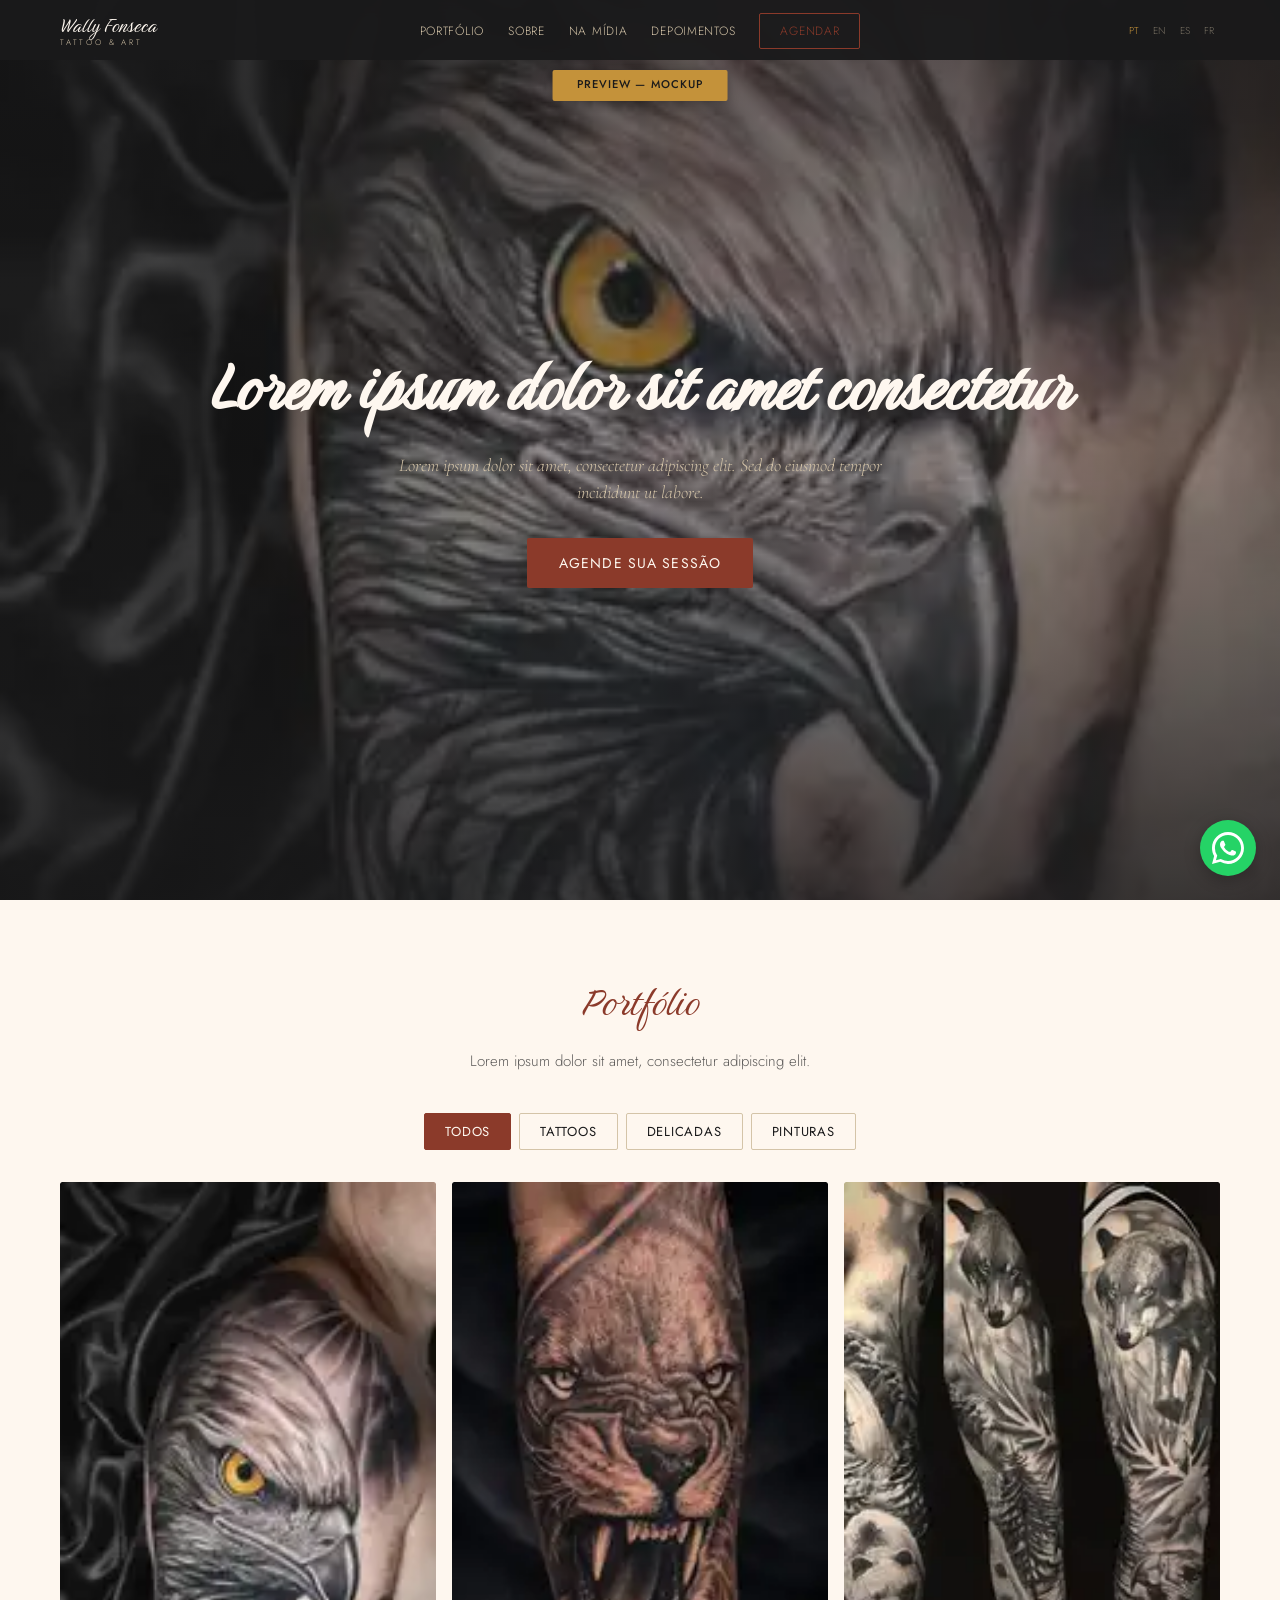
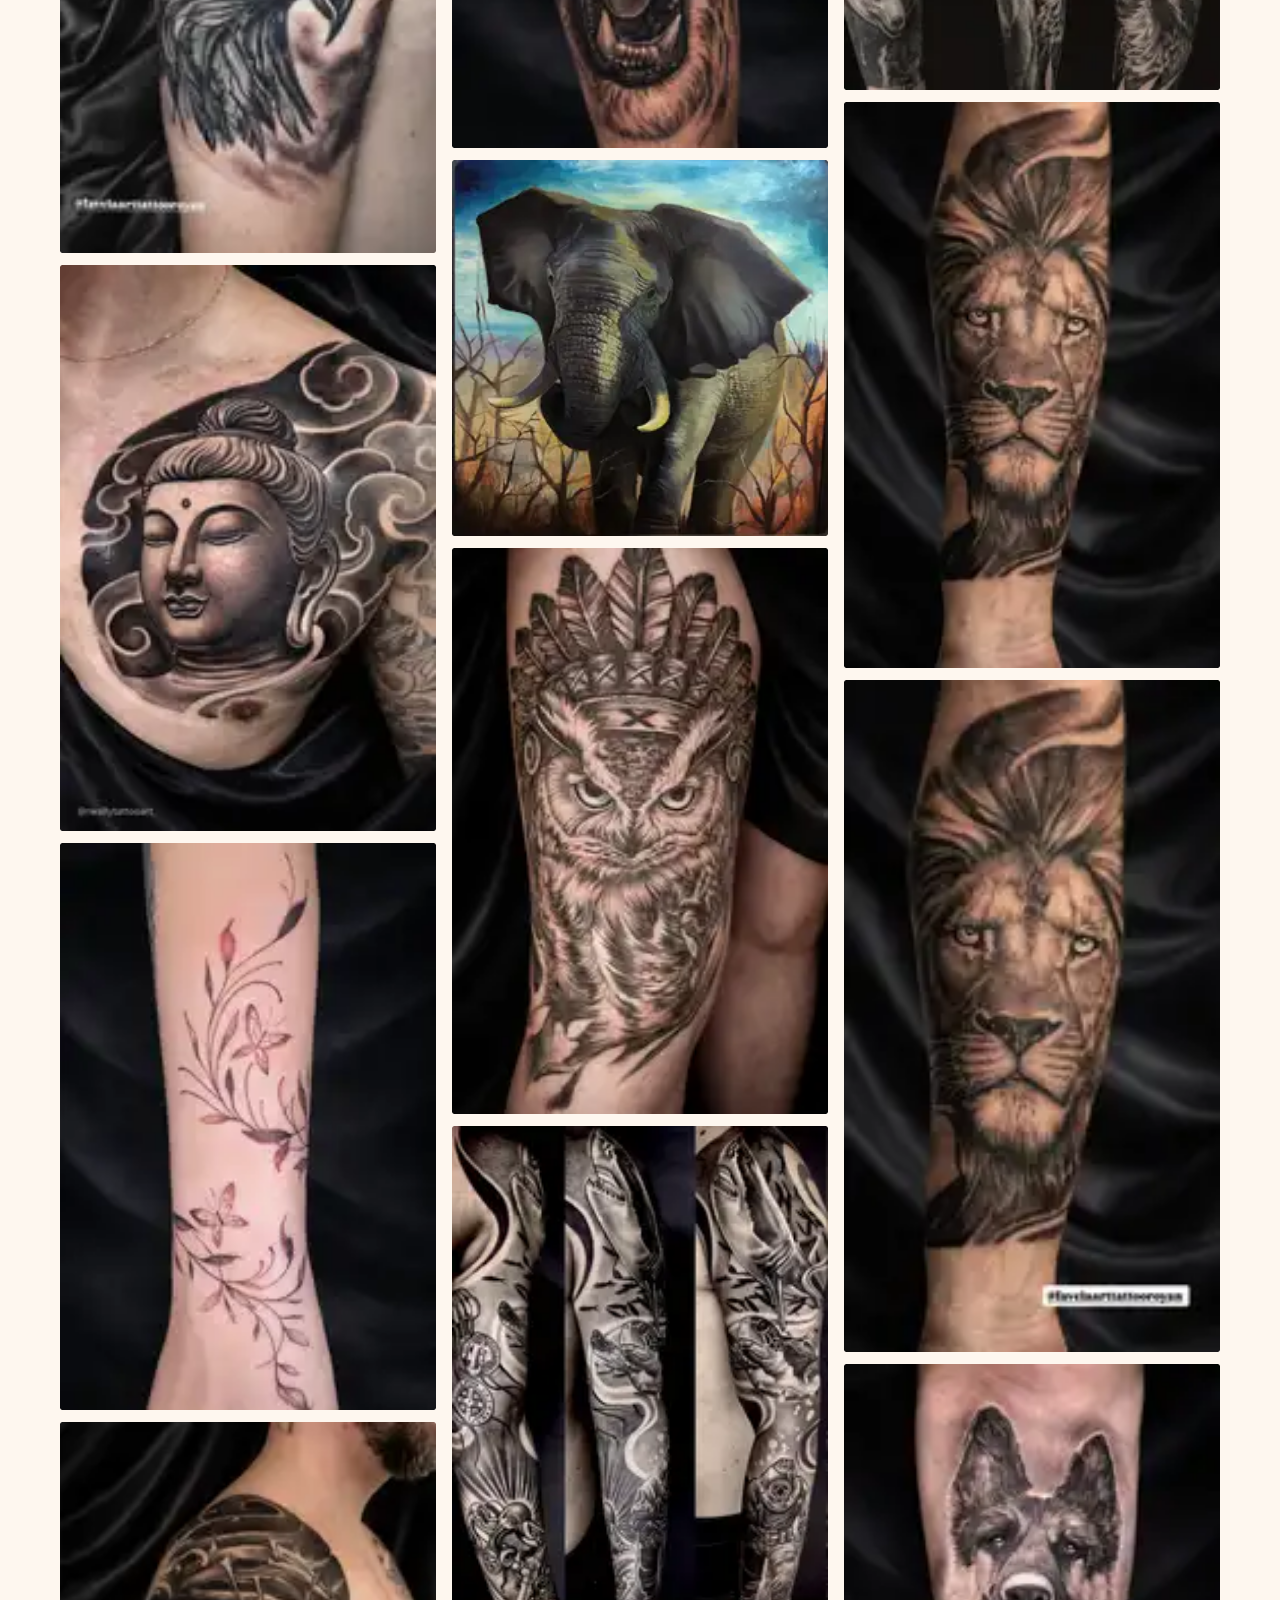
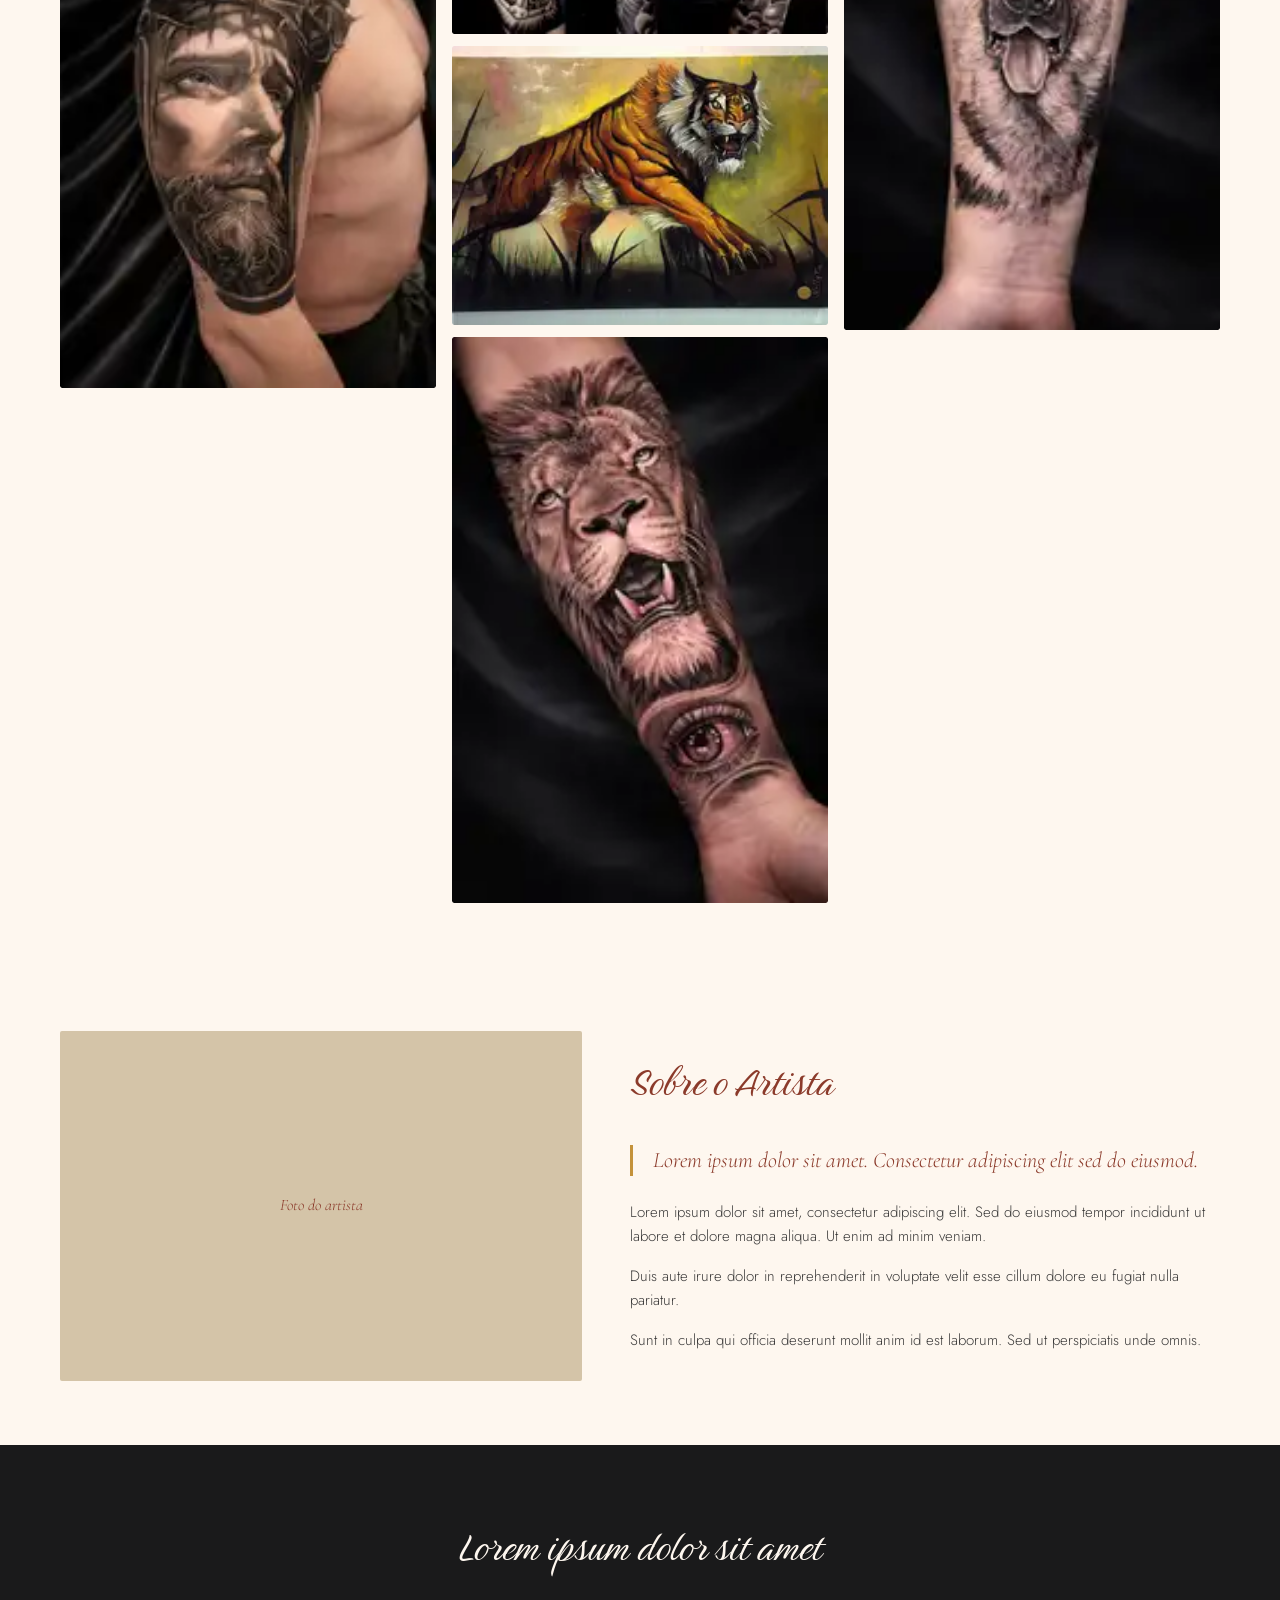
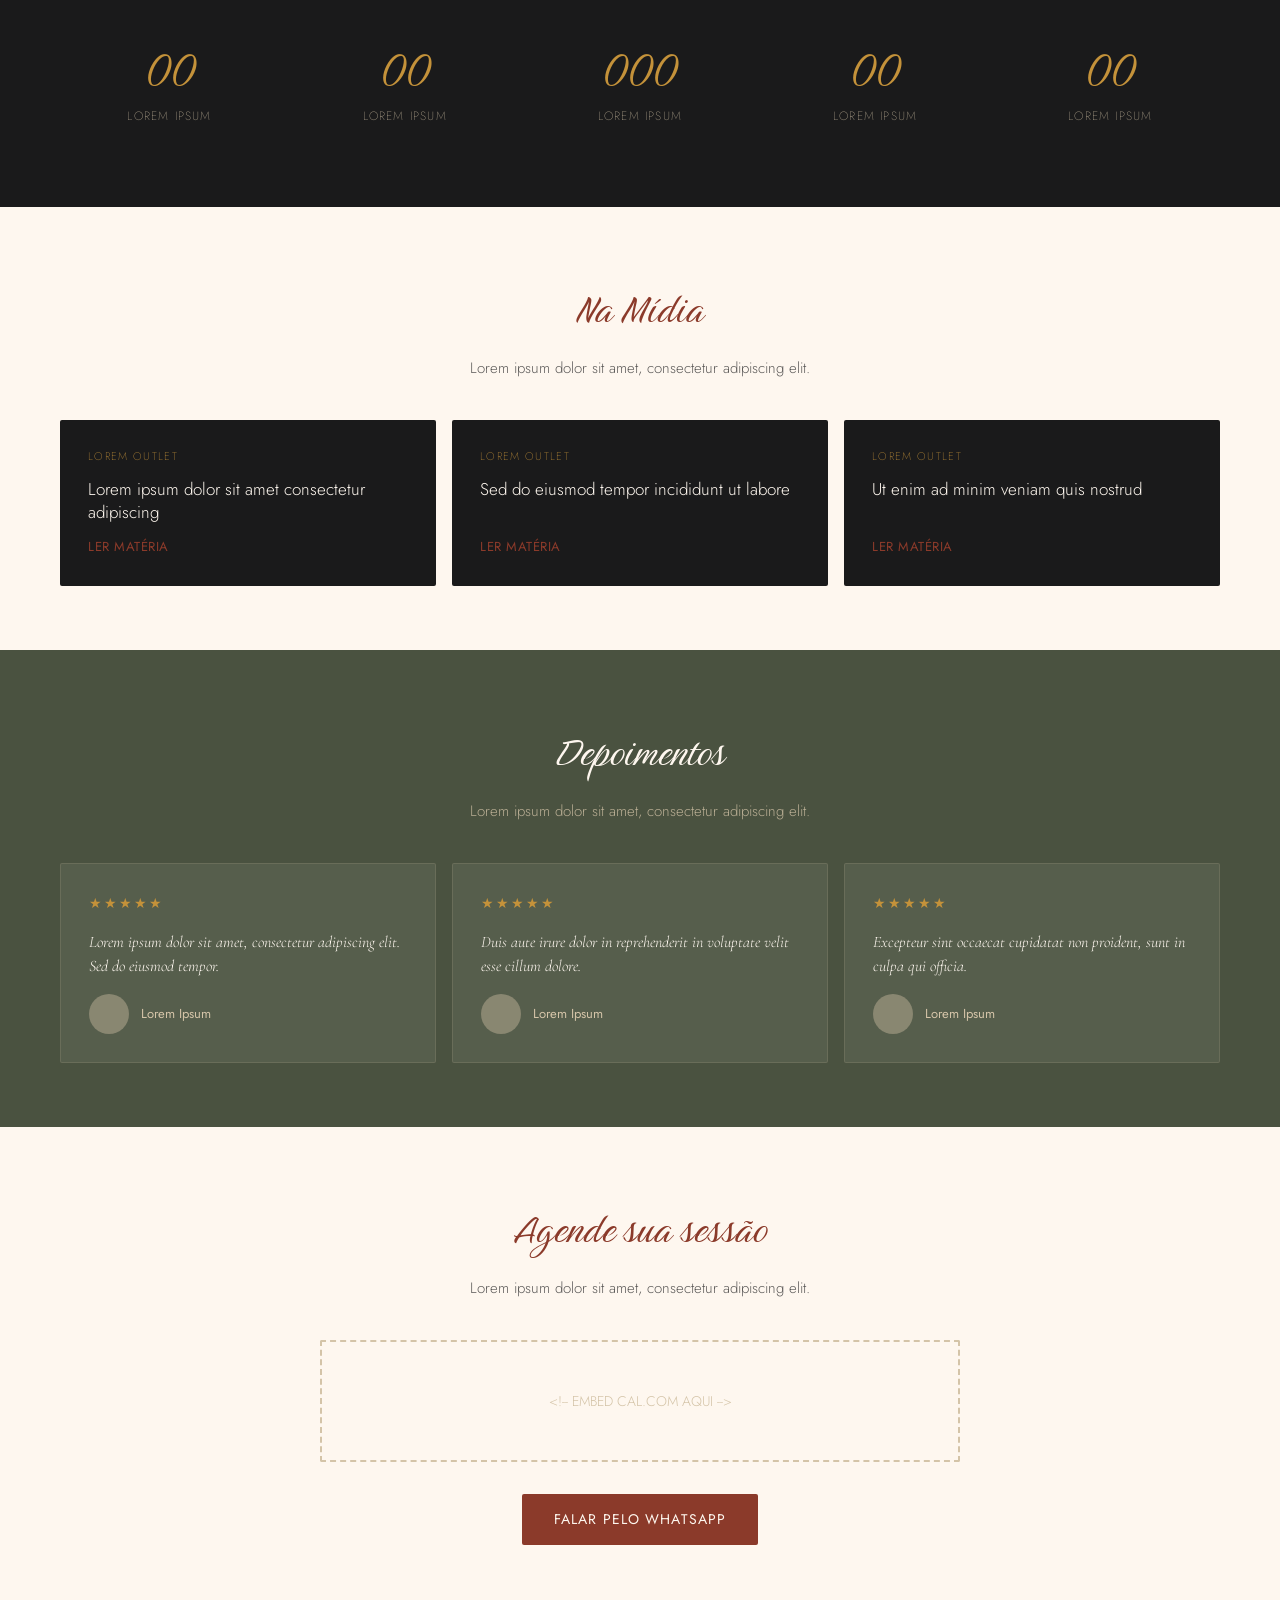
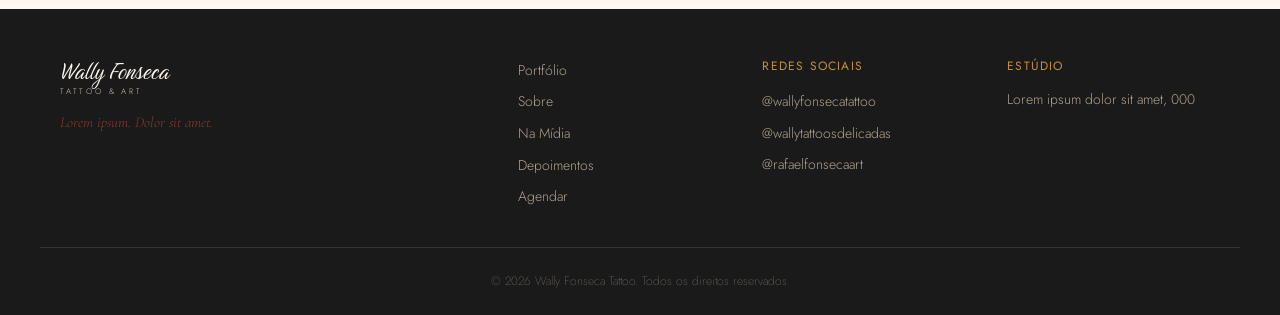
<file: preview.html>
<!DOCTYPE html>
<html lang="pt-BR">
<head>
<meta charset="UTF-8">
<meta name="viewport" content="width=device-width, initial-scale=1.0">
<title>Wally Fonseca Tattoo — Preview</title>
<link rel="preconnect" href="https://fonts.googleapis.com">
<link rel="preconnect" href="https://fonts.gstatic.com" crossorigin>
<link rel="stylesheet" href="https://fonts.googleapis.com/css2?family=Cormorant+Garamond:ital,wght@0,400;0,500;1,400;1,500&family=Jost:wght@200;300;400;500;600&family=Birthstone&display=swap">
<style>
*,*::before,*::after{margin:0;padding:0;box-sizing:border-box}
:root{
  --color-creme:#FEF7EF;--color-ferrugem:#8B3A2A;--color-bege:#D4C4A8;
  --color-musgo:#4A5240;--color-ouro:#C4923A;--color-obsidiana:#1A1A1B;
  --font-display:'Birthstone',cursive;--font-body:'Jost',sans-serif;
  --font-editorial:'Cormorant Garamond',serif;
  --transition:0.3s ease;
}
html{scroll-behavior:smooth}
body{font-family:var(--font-body);font-weight:300;font-size:1rem;line-height:1.6;color:var(--color-obsidiana);background:var(--color-creme);overflow-x:hidden;-webkit-font-smoothing:antialiased}
img{max-width:100%;height:auto;display:block}
a{color:inherit;text-decoration:none}
ul{list-style:none}
button{font-family:inherit;cursor:pointer;border:none;background:none}
address{font-style:normal}
.container{width:100%;max-width:1200px;margin-inline:auto;padding-inline:1.25rem}
.section{padding-block:4rem}
.section__header{text-align:center;margin-bottom:2.5rem}
.section__title{font-family:var(--font-display);font-weight:400;font-size:2.25rem;color:var(--color-ferrugem);margin-bottom:.5rem}
.section__title--light{color:var(--color-creme)}
.section__subtitle{font-family:var(--font-body);font-weight:300;font-size:.9375rem;color:var(--color-obsidiana);opacity:.7;max-width:36rem;margin-inline:auto}
.btn{display:inline-block;padding:.875rem 2rem;font-family:var(--font-body);font-weight:400;font-size:.875rem;letter-spacing:.08em;text-transform:uppercase;border-radius:2px;transition:background-color var(--transition)}
.btn--primary{background:var(--color-ferrugem);color:var(--color-creme)}
.btn--primary:hover{background:var(--color-ouro)}

/* HEADER */
.header{position:fixed;top:0;left:0;width:100%;z-index:1000;background:rgba(26,26,27,.95);backdrop-filter:blur(8px);-webkit-backdrop-filter:blur(8px)}
.nav{display:flex;align-items:center;justify-content:space-between;height:3.75rem;gap:1rem}
.nav__logo{display:flex;flex-direction:column;line-height:1}
.nav__logo-name{font-family:var(--font-display);font-size:1.5rem;color:var(--color-creme)}
.nav__logo-sub{font-family:var(--font-body);font-size:.5rem;font-weight:300;letter-spacing:.35em;color:var(--color-bege);text-transform:uppercase}
.nav__menu{display:flex;gap:1.5rem;align-items:center}
.nav__menu a{font-size:.75rem;letter-spacing:.06em;color:var(--color-bege);text-transform:uppercase;transition:color var(--transition)}
.nav__menu a:hover{color:var(--color-ouro)}
.nav__cta{padding:.5rem 1.25rem !important;border:1px solid var(--color-ferrugem) !important;color:var(--color-ferrugem) !important;border-radius:2px}
.nav__cta:hover{background:var(--color-ferrugem) !important;color:var(--color-creme) !important}
.lang-selector{display:flex;gap:.125rem}
.lang-selector__btn{font-size:.625rem;font-weight:300;color:var(--color-bege);opacity:.5;padding:.25rem .375rem}
.lang-selector__btn.active{opacity:1;color:var(--color-ouro)}

/* HERO */
.hero{position:relative;min-height:100vh;display:flex;align-items:center;justify-content:center;background:var(--color-obsidiana) url('[data-uri]') no-repeat center center;background-size:cover}
.hero__overlay{position:absolute;inset:0;background:linear-gradient(180deg,rgba(26,26,27,.7) 0%,rgba(26,26,27,.4) 50%,rgba(26,26,27,.8) 100%)}
.hero__content{position:relative;z-index:1;text-align:center;padding-block:6rem 4rem}
.hero__headline{font-family:var(--font-display);font-size:3.5rem;line-height:1.1;color:var(--color-creme);margin-bottom:1.25rem}
.hero__subheadline{font-family:var(--font-editorial);font-style:italic;font-size:1.125rem;line-height:1.5;color:var(--color-bege);max-width:32rem;margin-inline:auto;margin-bottom:2rem}

/* PORTFOLIO */
.portfolio{background:var(--color-creme)}
.portfolio__filters{display:flex;justify-content:center;flex-wrap:wrap;gap:.5rem;margin-bottom:2rem}
.portfolio__pill{font-size:.8125rem;letter-spacing:.06em;text-transform:uppercase;padding:.5rem 1.25rem;border:1px solid var(--color-bege);border-radius:2px;color:var(--color-obsidiana);transition:all var(--transition)}
.portfolio__pill:hover,.portfolio__pill.active{background:var(--color-ferrugem);border-color:var(--color-ferrugem);color:var(--color-creme)}
.portfolio__grid{columns:2;column-gap:.75rem}
.portfolio__item{break-inside:avoid;margin-bottom:.75rem;border-radius:2px;overflow:hidden;cursor:pointer}
.portfolio__item.hidden{display:none}
.portfolio__img-wrapper{overflow:hidden;background:var(--color-bege);border-radius:2px}
.portfolio__img{width:100%;transition:transform .6s ease}
.portfolio__item:hover .portfolio__img{transform:scale(1.03)}

/* ABOUT */
.about__grid{display:flex;gap:3rem;align-items:center}
.about__image{flex:0 0 45%}
.about__img-wrapper{overflow:hidden;border-radius:2px;background:var(--color-bege);min-height:350px;display:flex;align-items:center;justify-content:center;color:var(--color-ferrugem);font-family:var(--font-editorial);font-style:italic;font-size:1rem}
.about__text .section__title{text-align:left}
.about__highlight{font-family:var(--font-editorial);font-style:italic;font-size:1.375rem;line-height:1.4;color:var(--color-ferrugem);border-left:3px solid var(--color-ouro);padding-left:1.25rem;margin-block:1.5rem}
.about__bio p{font-size:.9375rem;opacity:.85;margin-bottom:1rem}

/* NUMBERS */
.numbers{background:var(--color-obsidiana);text-align:center}
.numbers .section__title{margin-bottom:2.5rem}
.numbers__grid{display:grid;grid-template-columns:repeat(5,1fr);gap:1rem}
.numbers__item{padding:1rem}
.numbers__value{display:block;font-family:var(--font-display);font-size:3.5rem;color:var(--color-ouro);line-height:1;margin-bottom:.25rem}
.numbers__label{font-weight:200;font-size:.75rem;letter-spacing:.1em;text-transform:uppercase;color:var(--color-bege);opacity:.8}

/* MEDIA */
.media__scroll{display:flex;gap:1rem}
.media__card{flex:1;background:var(--color-obsidiana);border-radius:2px;padding:1.75rem;display:flex;flex-direction:column;gap:.75rem}
.media__outlet{font-weight:200;font-size:.6875rem;letter-spacing:.12em;text-transform:uppercase;color:var(--color-ouro)}
.media__title{font-weight:300;font-size:1.0625rem;line-height:1.4;color:var(--color-creme)}
.media__link{font-weight:400;font-size:.8125rem;color:var(--color-ferrugem);letter-spacing:.04em;text-transform:uppercase;margin-top:auto}
.media__link:hover{color:var(--color-ouro)}

/* TESTIMONIALS */
.testimonials{background:var(--color-musgo)}
.testimonials .section__title{color:var(--color-creme)}
.testimonials .section__subtitle{color:var(--color-bege);opacity:.8}
.testimonials__carousel{display:flex;gap:1rem}
.testimonials__card{flex:1;background:rgba(254,247,239,.07);border:1px solid rgba(212,196,168,.15);border-radius:2px;padding:1.75rem;display:flex;flex-direction:column;gap:1rem}
.testimonials__stars{color:var(--color-ouro);font-size:.875rem;letter-spacing:.15em}
.testimonials__text{font-family:var(--font-editorial);font-style:italic;font-size:1rem;line-height:1.5;color:var(--color-creme)}
.testimonials__author{display:flex;align-items:center;gap:.75rem;margin-top:auto}
.testimonials__avatar{width:40px;height:40px;border-radius:50%;background:var(--color-bege);opacity:.4}
.testimonials__name{font-weight:400;font-size:.8125rem;color:var(--color-bege)}

/* BOOKING */
.booking{background:var(--color-creme);text-align:center}
.booking__content{max-width:40rem;margin-inline:auto}
.booking__cal-placeholder{border:2px dashed var(--color-bege);border-radius:2px;padding:3rem 1rem;margin-bottom:2rem;color:var(--color-bege);font-size:.875rem}

/* FOOTER */
.footer{background:var(--color-obsidiana);padding-block:3rem 1.5rem}
.footer__grid{display:grid;grid-template-columns:2fr 1fr 1fr 1fr;gap:2rem;margin-bottom:2rem}
.footer__logo-name{font-family:var(--font-display);font-size:1.75rem;color:var(--color-creme);line-height:1;display:block}
.footer__logo-sub{font-size:.5rem;font-weight:300;letter-spacing:.35em;text-transform:uppercase;color:var(--color-bege);display:block;margin-bottom:.75rem}
.footer__tagline{font-family:var(--font-editorial);font-style:italic;font-size:.9375rem;color:var(--color-ferrugem)}
.footer__heading{font-weight:400;font-size:.75rem;letter-spacing:.1em;text-transform:uppercase;color:var(--color-ouro);margin-bottom:.75rem}
.footer__nav a,.footer__social a,.footer__address address{font-weight:300;font-size:.875rem;color:var(--color-bege);opacity:.8}
.footer__nav li,.footer__social li{margin-bottom:.375rem}
.footer__nav a:hover,.footer__social a:hover{opacity:1;color:var(--color-creme)}
.footer__bottom{border-top:1px solid rgba(212,196,168,.15);padding-top:1.5rem;text-align:center}
.footer__bottom p{font-size:.75rem;font-weight:200;color:var(--color-bege);opacity:.5}

/* WHATSAPP */
.whatsapp-float{position:fixed;bottom:1.5rem;right:1.5rem;z-index:900;width:56px;height:56px;border-radius:50%;background:#25D366;color:#fff;display:flex;align-items:center;justify-content:center;box-shadow:0 4px 16px rgba(0,0,0,.25);transition:transform var(--transition)}
.whatsapp-float:hover{transform:scale(1.08)}
.whatsapp-float svg{width:32px;height:32px}

/* PREVIEW BADGE */
.preview-badge{position:fixed;top:70px;left:50%;transform:translateX(-50%);z-index:9999;background:var(--color-ouro);color:var(--color-obsidiana);font-family:var(--font-body);font-size:.7rem;font-weight:500;letter-spacing:.1em;text-transform:uppercase;padding:.4rem 1.5rem;border-radius:2px;box-shadow:0 2px 12px rgba(0,0,0,.3)}

@media(max-width:768px){
  .nav__menu{display:none}
  .hero__headline{font-size:2.5rem}
  .portfolio__grid{columns:2}
  .about__grid{flex-direction:column}
  .about__image{flex:unset}
  .numbers__grid{grid-template-columns:repeat(2,1fr)}
  .media__scroll,.testimonials__carousel{overflow-x:auto;scroll-snap-type:x mandatory;scrollbar-width:none}
  .media__scroll::-webkit-scrollbar,.testimonials__carousel::-webkit-scrollbar{display:none}
  .media__card,.testimonials__card{flex:0 0 85%;scroll-snap-align:start}
  .footer__grid{grid-template-columns:1fr}
}
@media(min-width:1024px){
  .hero__headline{font-size:5rem}
  .section__title{font-size:3rem}
  .portfolio__grid{columns:3;column-gap:1rem}
}
</style>
</head>
<body>

<div class="preview-badge">PREVIEW — MOCKUP</div>

<!-- HEADER -->
<header class="header">
  <nav class="nav container">
    <a href="#" class="nav__logo">
      <span class="nav__logo-name">Wally Fonseca</span>
      <span class="nav__logo-sub">TATTOO &amp; ART</span>
    </a>
    <ul class="nav__menu">
      <li><a href="#portfolio">Portfólio</a></li>
      <li><a href="#about">Sobre</a></li>
      <li><a href="#media">Na Mídia</a></li>
      <li><a href="#testimonials">Depoimentos</a></li>
      <li><a href="#booking" class="nav__cta">Agendar</a></li>
    </ul>
    <div class="lang-selector">
      <button class="lang-selector__btn active">PT</button>
      <button class="lang-selector__btn">EN</button>
      <button class="lang-selector__btn">ES</button>
      <button class="lang-selector__btn">FR</button>
    </div>
  </nav>
</header>

<!-- HERO -->
<section class="hero" id="hero">
  <div class="hero__overlay"></div>
  <div class="hero__content container">
    <h1 class="hero__headline">Lorem ipsum dolor sit amet consectetur</h1>
    <p class="hero__subheadline">Lorem ipsum dolor sit amet, consectetur adipiscing elit. Sed do eiusmod tempor incididunt ut labore.</p>
    <a href="#" class="btn btn--primary">Agende sua sessão</a>
  </div>
</section>

<!-- PORTFOLIO -->
<section class="portfolio section" id="portfolio">
  <div class="container">
    <header class="section__header">
      <h2 class="section__title">Portfólio</h2>
      <p class="section__subtitle">Lorem ipsum dolor sit amet, consectetur adipiscing elit.</p>
    </header>
    <div class="portfolio__filters">
      <button class="portfolio__pill active" onclick="filterPortfolio('all',this)">Todos</button>
      <button class="portfolio__pill" onclick="filterPortfolio('tattoos',this)">Tattoos</button>
      <button class="portfolio__pill" onclick="filterPortfolio('delicadas',this)">Delicadas</button>
      <button class="portfolio__pill" onclick="filterPortfolio('pinturas',this)">Pinturas</button>
    </div>
    <div class="portfolio__grid">
          <figure class="portfolio__item" data-category="tattoos">
            <div class="portfolio__img-wrapper">
              <img src="[data-uri]" alt="Águia realista" class="portfolio__img">
            </div>
          </figure>
          <figure class="portfolio__item" data-category="tattoos">
            <div class="portfolio__img-wrapper">
              <img src="[data-uri]" alt="Buda com nuvens" class="portfolio__img">
            </div>
          </figure>
          <figure class="portfolio__item" data-category="delicadas">
            <div class="portfolio__img-wrapper">
              <img src="[data-uri]" alt="Flores fineline" class="portfolio__img">
            </div>
          </figure>
          <figure class="portfolio__item" data-category="tattoos">
            <div class="portfolio__img-wrapper">
              <img src="[data-uri]" alt="Cristo" class="portfolio__img">
            </div>
          </figure>
          <figure class="portfolio__item" data-category="tattoos">
            <div class="portfolio__img-wrapper">
              <img src="[data-uri]" alt="Leão rugindo" class="portfolio__img">
            </div>
          </figure>
          <figure class="portfolio__item" data-category="pinturas">
            <div class="portfolio__img-wrapper">
              <img src="[data-uri]" alt="Pintura elefante" class="portfolio__img">
            </div>
          </figure>
          <figure class="portfolio__item" data-category="tattoos">
            <div class="portfolio__img-wrapper">
              <img src="[data-uri]" alt="Coruja cocar" class="portfolio__img">
            </div>
          </figure>
          <figure class="portfolio__item" data-category="tattoos">
            <div class="portfolio__img-wrapper">
              <img src="[data-uri]" alt="Sleeve marinho" class="portfolio__img">
            </div>
          </figure>
          <figure class="portfolio__item" data-category="pinturas">
            <div class="portfolio__img-wrapper">
              <img src="[data-uri]" alt="Pintura tigre" class="portfolio__img">
            </div>
          </figure>
          <figure class="portfolio__item" data-category="tattoos">
            <div class="portfolio__img-wrapper">
              <img src="[data-uri]" alt="Leão com olho" class="portfolio__img">
            </div>
          </figure>
          <figure class="portfolio__item" data-category="tattoos">
            <div class="portfolio__img-wrapper">
              <img src="[data-uri]" alt="Sleeve natureza" class="portfolio__img">
            </div>
          </figure>
          <figure class="portfolio__item" data-category="tattoos">
            <div class="portfolio__img-wrapper">
              <img src="[data-uri]" alt="Leão sereno" class="portfolio__img">
            </div>
          </figure>
          <figure class="portfolio__item" data-category="tattoos">
            <div class="portfolio__img-wrapper">
              <img src="[data-uri]" alt="Leão frontal" class="portfolio__img">
            </div>
          </figure>
          <figure class="portfolio__item" data-category="tattoos">
            <div class="portfolio__img-wrapper">
              <img src="[data-uri]" alt="Pastor alemão" class="portfolio__img">
            </div>
          </figure>
    </div>
  </div>
</section>

<!-- ABOUT -->
<section class="about section" id="about">
  <div class="container about__grid">
    <div class="about__image">
      <div class="about__img-wrapper">Foto do artista</div>
    </div>
    <div class="about__text">
      <h2 class="section__title">Sobre o Artista</h2>
      <blockquote class="about__highlight">Lorem ipsum dolor sit amet. Consectetur adipiscing elit sed do eiusmod.</blockquote>
      <div class="about__bio">
        <p>Lorem ipsum dolor sit amet, consectetur adipiscing elit. Sed do eiusmod tempor incididunt ut labore et dolore magna aliqua. Ut enim ad minim veniam.</p>
        <p>Duis aute irure dolor in reprehenderit in voluptate velit esse cillum dolore eu fugiat nulla pariatur.</p>
        <p>Sunt in culpa qui officia deserunt mollit anim id est laborum. Sed ut perspiciatis unde omnis.</p>
      </div>
    </div>
  </div>
</section>

<!-- NUMBERS -->
<section class="numbers section" id="numbers">
  <div class="container">
    <h2 class="section__title section__title--light">Lorem ipsum dolor sit amet</h2>
    <div class="numbers__grid">
      <div class="numbers__item"><span class="numbers__value">00</span><span class="numbers__label">lorem ipsum</span></div>
      <div class="numbers__item"><span class="numbers__value">00</span><span class="numbers__label">lorem ipsum</span></div>
      <div class="numbers__item"><span class="numbers__value">000</span><span class="numbers__label">lorem ipsum</span></div>
      <div class="numbers__item"><span class="numbers__value">00</span><span class="numbers__label">lorem ipsum</span></div>
      <div class="numbers__item"><span class="numbers__value">00</span><span class="numbers__label">lorem ipsum</span></div>
    </div>
  </div>
</section>

<!-- MEDIA -->
<section class="media section" id="media">
  <div class="container">
    <header class="section__header">
      <h2 class="section__title">Na Mídia</h2>
      <p class="section__subtitle">Lorem ipsum dolor sit amet, consectetur adipiscing elit.</p>
    </header>
    <div class="media__scroll">
      <article class="media__card"><span class="media__outlet">Lorem Outlet</span><h3 class="media__title">Lorem ipsum dolor sit amet consectetur adipiscing</h3><a href="#" class="media__link">Ler matéria</a></article>
      <article class="media__card"><span class="media__outlet">Lorem Outlet</span><h3 class="media__title">Sed do eiusmod tempor incididunt ut labore</h3><a href="#" class="media__link">Ler matéria</a></article>
      <article class="media__card"><span class="media__outlet">Lorem Outlet</span><h3 class="media__title">Ut enim ad minim veniam quis nostrud</h3><a href="#" class="media__link">Ler matéria</a></article>
    </div>
  </div>
</section>

<!-- TESTIMONIALS -->
<section class="testimonials section" id="testimonials">
  <div class="container">
    <header class="section__header">
      <h2 class="section__title">Depoimentos</h2>
      <p class="section__subtitle">Lorem ipsum dolor sit amet, consectetur adipiscing elit.</p>
    </header>
    <div class="testimonials__carousel">
      <article class="testimonials__card"><div class="testimonials__stars">★★★★★</div><p class="testimonials__text">Lorem ipsum dolor sit amet, consectetur adipiscing elit. Sed do eiusmod tempor.</p><footer class="testimonials__author"><div class="testimonials__avatar"></div><span class="testimonials__name">Lorem Ipsum</span></footer></article>
      <article class="testimonials__card"><div class="testimonials__stars">★★★★★</div><p class="testimonials__text">Duis aute irure dolor in reprehenderit in voluptate velit esse cillum dolore.</p><footer class="testimonials__author"><div class="testimonials__avatar"></div><span class="testimonials__name">Lorem Ipsum</span></footer></article>
      <article class="testimonials__card"><div class="testimonials__stars">★★★★★</div><p class="testimonials__text">Excepteur sint occaecat cupidatat non proident, sunt in culpa qui officia.</p><footer class="testimonials__author"><div class="testimonials__avatar"></div><span class="testimonials__name">Lorem Ipsum</span></footer></article>
    </div>
  </div>
</section>

<!-- BOOKING -->
<section class="booking section" id="booking">
  <div class="container">
    <header class="section__header">
      <h2 class="section__title">Agende sua sessão</h2>
      <p class="section__subtitle">Lorem ipsum dolor sit amet, consectetur adipiscing elit.</p>
    </header>
    <div class="booking__content">
      <div class="booking__cal-placeholder">&lt;!-- EMBED CAL.COM AQUI --&gt;</div>
      <a href="#" class="btn btn--primary">Falar pelo WhatsApp</a>
    </div>
  </div>
</section>

<!-- FOOTER -->
<footer class="footer">
  <div class="container footer__grid">
    <div class="footer__brand">
      <span class="footer__logo-name">Wally Fonseca</span>
      <span class="footer__logo-sub">TATTOO &amp; ART</span>
      <p class="footer__tagline">Lorem ipsum. Dolor sit amet.</p>
    </div>
    <nav class="footer__nav">
      <ul><li><a href="#">Portfólio</a></li><li><a href="#">Sobre</a></li><li><a href="#">Na Mídia</a></li><li><a href="#">Depoimentos</a></li><li><a href="#">Agendar</a></li></ul>
    </nav>
    <div class="footer__social">
      <h3 class="footer__heading">Redes Sociais</h3>
      <ul><li><a href="#">@wallyfonsecatattoo</a></li><li><a href="#">@wallytattoosdelicadas</a></li><li><a href="#">@rafaelfonsecaart</a></li></ul>
    </div>
    <div class="footer__address">
      <h3 class="footer__heading">Estúdio</h3>
      <address>Lorem ipsum dolor sit amet, 000</address>
    </div>
  </div>
  <div class="footer__bottom container"><p>&copy; 2026 Wally Fonseca Tattoo. Todos os direitos reservados.</p></div>
</footer>

<!-- WHATSAPP -->
<a href="#" class="whatsapp-float">
  <svg viewBox="0 0 32 32" fill="currentColor" xmlns="http://www.w3.org/2000/svg">
    <path d="M16.004 0C7.164 0 .002 7.16.002 16c0 2.822.736 5.584 2.137 8.012L.015 32l8.2-2.148A15.9 15.9 0 0 0 16.004 32C24.843 32 32 24.84 32 16S24.843 0 16.004 0zm0 29.09a13.04 13.04 0 0 1-6.66-1.82l-.477-.283-4.95 1.3 1.322-4.83-.312-.496A13.01 13.01 0 0 1 2.914 16c0-7.222 5.878-13.09 13.09-13.09S29.094 8.778 29.094 16s-5.868 13.09-13.09 13.09zm7.17-9.8c-.393-.197-2.326-1.148-2.687-1.28-.36-.13-.623-.196-.886.198-.262.393-1.018 1.28-1.248 1.543-.23.262-.46.295-.853.098-.393-.197-1.66-.612-3.164-1.95-1.17-1.04-1.96-2.325-2.19-2.718-.23-.393-.024-.606.173-.802.177-.176.393-.46.59-.69.196-.23.262-.394.393-.656.13-.263.065-.492-.033-.69-.098-.196-.886-2.137-1.214-2.924-.32-.768-.645-.664-.886-.676l-.755-.013c-.263 0-.69.098-1.05.492-.362.393-1.38 1.346-1.38 3.283s1.413 3.81 1.61 4.072c.197.263 2.782 4.248 6.74 5.957.942.407 1.677.65 2.25.832.946.3 1.806.258 2.487.157.76-.113 2.326-.95 2.654-1.87.33-.918.33-1.705.23-1.87-.097-.163-.36-.262-.754-.458z"/>
  </svg>
</a>

<script>
function filterPortfolio(cat, btn) {
  document.querySelectorAll('.portfolio__pill').forEach(p => p.classList.remove('active'));
  btn.classList.add('active');
  document.querySelectorAll('.portfolio__item').forEach(item => {
    if (cat === 'all' || item.dataset.category === cat) {
      item.classList.remove('hidden');
    } else {
      item.classList.add('hidden');
    }
  });
}
</script>
</body>
</html>
</file>
